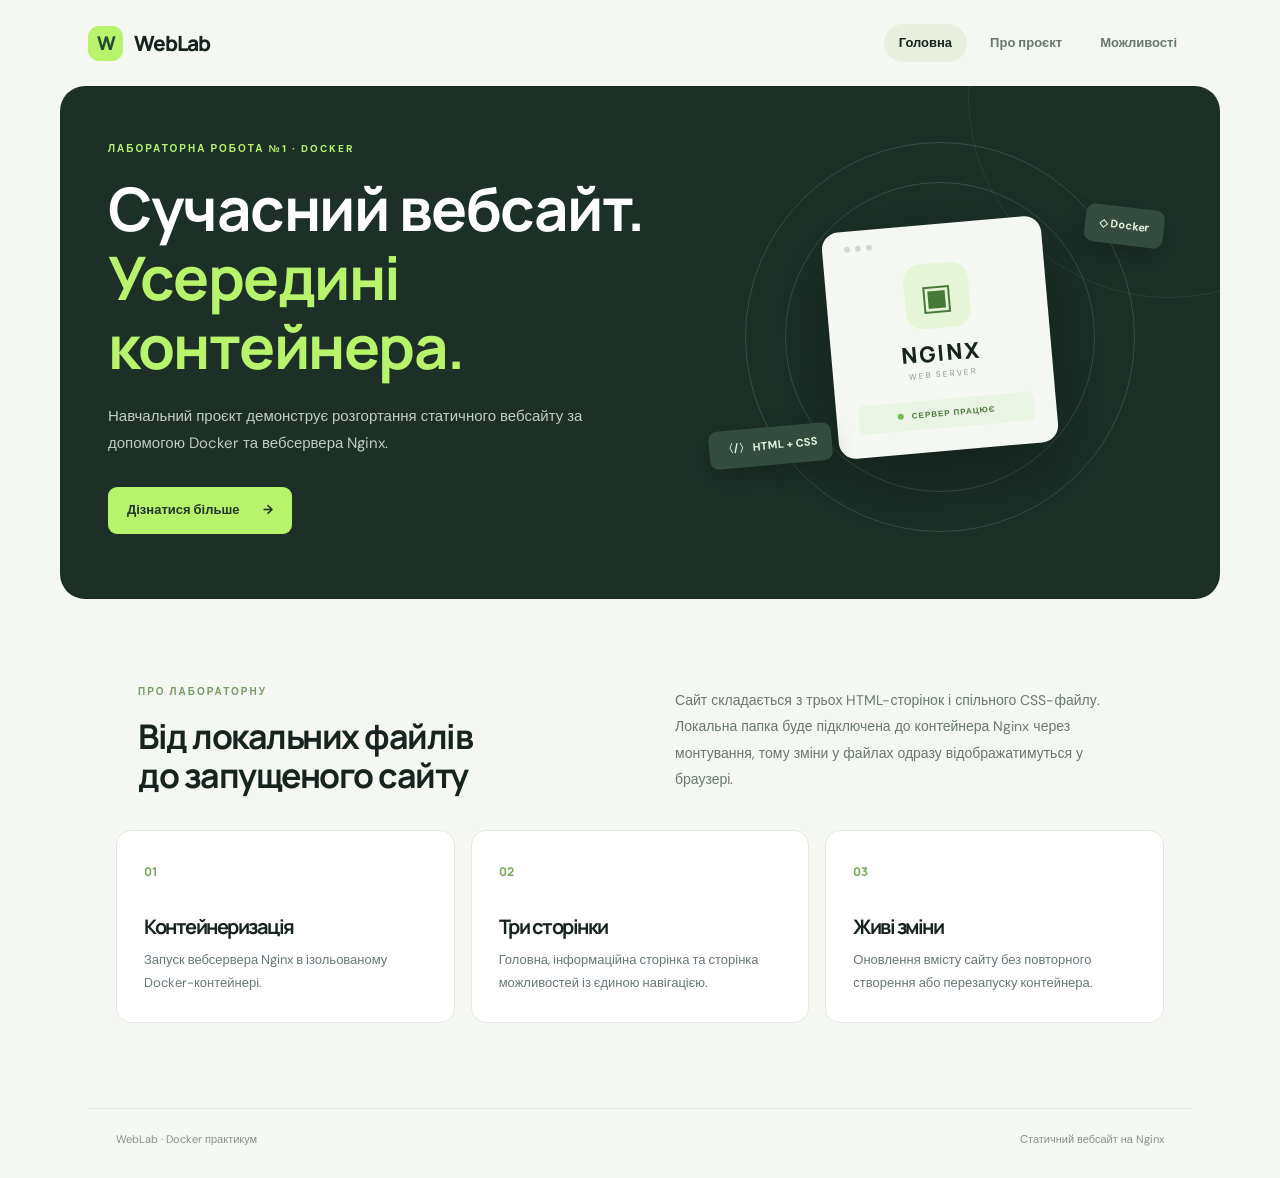
<file: index.html>
<!DOCTYPE html>
<html lang="uk">
<head>
  <meta charset="UTF-8">
  <meta name="viewport" content="width=device-width, initial-scale=1.0">
  <meta name="description" content="Навчальний сайт для лабораторної роботи з Docker та Nginx.">
  <title>WebLab — Головна</title>
  <link rel="stylesheet" href="styles.css">
</head>
<body>
  <header class="site-header">
    <a class="logo" href="index.html"><span class="logo-mark">W</span> WebLab</a>
    <nav class="navigation" aria-label="Головна навігація">
      <a class="active" href="index.html">Головна</a>
      <a href="about.html">Про проєкт</a>
      <a href="services.html">Можливості</a>
    </nav>
  </header>

  <main>
    <section class="hero">
      <div class="hero-content">
        <p class="eyebrow">ЛАБОРАТОРНА РОБОТА №1 · DOCKER</p>
        <h1>Сучасний вебсайт.<br><span>Усередині контейнера.</span></h1>
        <p class="hero-description">Навчальний проєкт демонструє розгортання статичного вебсайту за допомогою Docker та вебсервера Nginx.</p>
        <a class="button" href="about.html">Дізнатися більше <span aria-hidden="true">→</span></a>
      </div>
      <div class="hero-visual" aria-label="Ілюстрація контейнеризованого вебсайту">
        <div class="visual-orbit orbit-one"></div>
        <div class="visual-orbit orbit-two"></div>
        <div class="server-card">
          <div class="server-top"><span></span><span></span><span></span></div>
          <div class="server-icon">▣</div>
          <strong>NGINX</strong>
          <small>WEB SERVER</small>
          <div class="server-status"><i></i> СЕРВЕР ПРАЦЮЄ</div>
        </div>
        <div class="floating-tag tag-docker">◇ Docker</div>
        <div class="floating-tag tag-html">〈/〉 HTML + CSS</div>
      </div>
    </section>

    <section class="section intro-section">
      <div>
        <p class="eyebrow">ПРО ЛАБОРАТОРНУ</p>
        <h2>Від локальних файлів<br>до запущеного сайту</h2>
      </div>
      <p class="section-copy">Сайт складається з трьох HTML-сторінок і спільного CSS-файлу. Локальна папка буде підключена до контейнера Nginx через монтування, тому зміни у файлах одразу відображатимуться у браузері.</p>
    </section>

    <section class="feature-grid">
      <article class="feature-card"><span class="feature-number">01</span><h3>Контейнеризація</h3><p>Запуск вебсервера Nginx в ізольованому Docker-контейнері.</p></article>
      <article class="feature-card"><span class="feature-number">02</span><h3>Три сторінки</h3><p>Головна, інформаційна сторінка та сторінка можливостей із єдиною навігацією.</p></article>
      <article class="feature-card"><span class="feature-number">03</span><h3>Живі зміни</h3><p>Оновлення вмісту сайту без повторного створення або перезапуску контейнера.</p></article>
    </section>
  </main>

  <footer class="site-footer"><span>WebLab · Docker практикум</span><span>Статичний вебсайт на Nginx</span></footer>
</body>
</html>
</file>
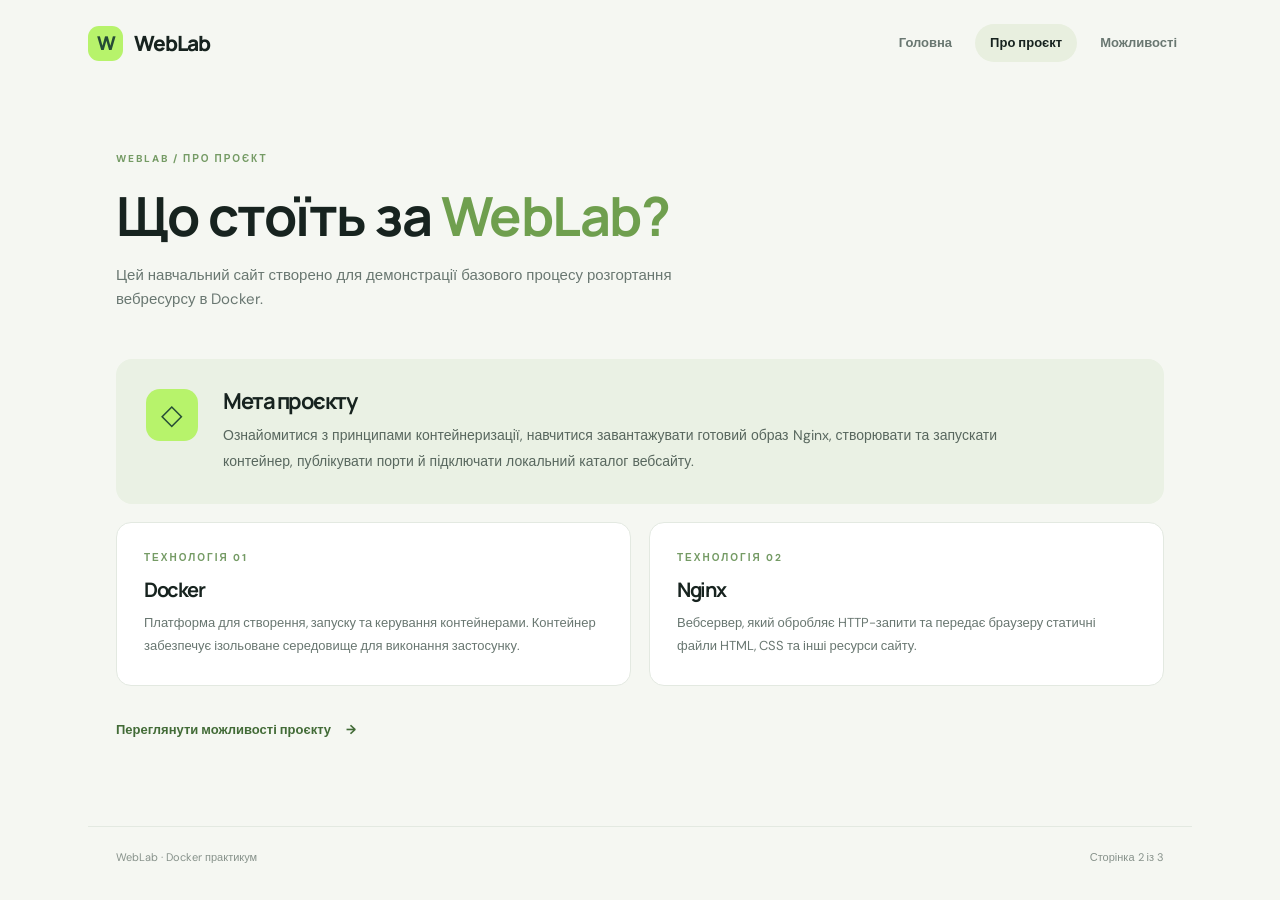
<file: about.html>
<!DOCTYPE html>
<html lang="uk">
<head>
  <meta charset="UTF-8">
  <meta name="viewport" content="width=device-width, initial-scale=1.0">
  <title>WebLab — Про проєкт</title>
  <link rel="stylesheet" href="styles.css">
</head>
<body>
  <header class="site-header">
    <a class="logo" href="index.html"><span class="logo-mark">W</span> WebLab</a>
    <nav class="navigation" aria-label="Головна навігація">
      <a href="index.html">Головна</a>
      <a class="active" href="about.html">Про проєкт</a>
      <a href="services.html">Можливості</a>
    </nav>
  </header>

  <main class="inner-page">
    <section class="page-heading">
      <p class="eyebrow">WEBLAB / ПРО ПРОЄКТ</p>
      <h1>Що стоїть за <span>WebLab?</span></h1>
      <p>Цей навчальний сайт створено для демонстрації базового процесу розгортання вебресурсу в Docker.</p>
    </section>

    <section class="content-panel">
      <div class="content-symbol">◇</div>
      <div>
        <h2>Мета проєкту</h2>
        <p>Ознайомитися з принципами контейнеризації, навчитися завантажувати готовий образ Nginx, створювати та запускати контейнер, публікувати порти й підключати локальний каталог вебсайту.</p>
      </div>
    </section>

    <section class="two-column">
      <article class="info-card"><p class="eyebrow">ТЕХНОЛОГІЯ 01</p><h3>Docker</h3><p>Платформа для створення, запуску та керування контейнерами. Контейнер забезпечує ізольоване середовище для виконання застосунку.</p></article>
      <article class="info-card"><p class="eyebrow">ТЕХНОЛОГІЯ 02</p><h3>Nginx</h3><p>Вебсервер, який обробляє HTTP-запити та передає браузеру статичні файли HTML, CSS та інші ресурси сайту.</p></article>
    </section>

    <a class="text-link" href="services.html">Переглянути можливості проєкту <span aria-hidden="true">→</span></a>
  </main>

  <footer class="site-footer"><span>WebLab · Docker практикум</span><span>Сторінка 2 із 3</span></footer>
</body>
</html>
</file>
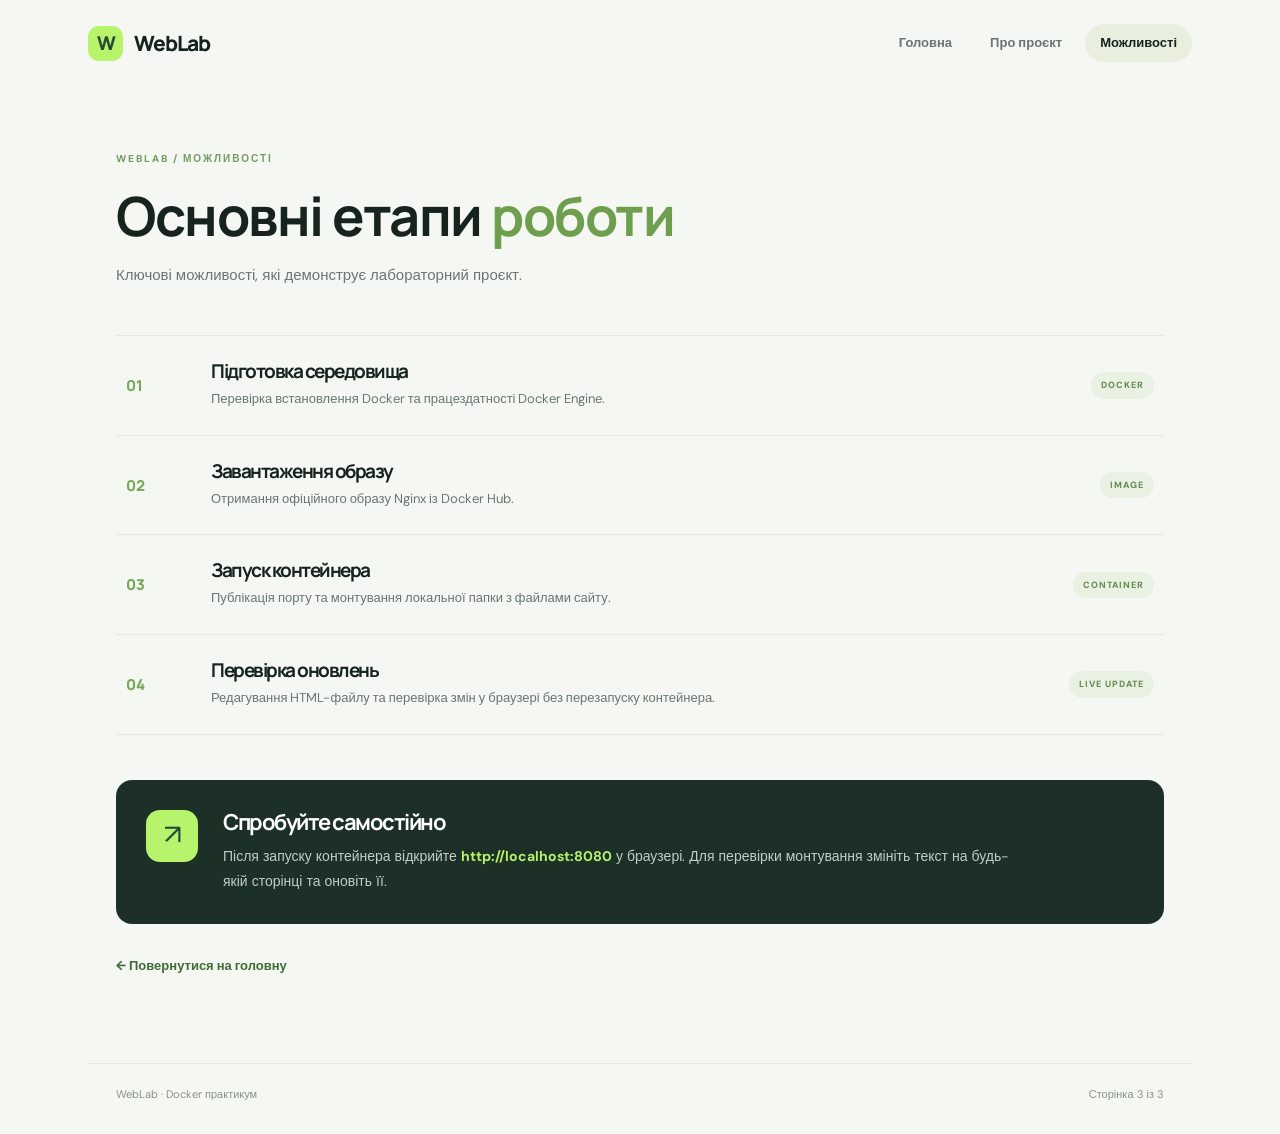
<file: services.html>
<!DOCTYPE html>
<html lang="uk">
<head>
  <meta charset="UTF-8">
  <meta name="viewport" content="width=device-width, initial-scale=1.0">
  <title>WebLab — Можливості</title>
  <link rel="stylesheet" href="styles.css">
</head>
<body>
  <header class="site-header">
    <a class="logo" href="index.html"><span class="logo-mark">W</span> WebLab</a>
    <nav class="navigation" aria-label="Головна навігація">
      <a href="index.html">Головна</a>
      <a href="about.html">Про проєкт</a>
      <a class="active" href="services.html">Можливості</a>
    </nav>
  </header>

  <main class="inner-page">
    <section class="page-heading">
      <p class="eyebrow">WEBLAB / МОЖЛИВОСТІ</p>
      <h1>Основні етапи <span>роботи</span></h1>
      <p>Ключові можливості, які демонструє лабораторний проєкт.</p>
    </section>

    <section class="steps-list">
      <article class="step-row"><span class="step-index">01</span><div><h2>Підготовка середовища</h2><p>Перевірка встановлення Docker та працездатності Docker Engine.</p></div><span class="step-state">DOCKER</span></article>
      <article class="step-row"><span class="step-index">02</span><div><h2>Завантаження образу</h2><p>Отримання офіційного образу Nginx із Docker Hub.</p></div><span class="step-state">IMAGE</span></article>
      <article class="step-row"><span class="step-index">03</span><div><h2>Запуск контейнера</h2><p>Публікація порту та монтування локальної папки з файлами сайту.</p></div><span class="step-state">CONTAINER</span></article>
      <article class="step-row"><span class="step-index">04</span><div><h2>Перевірка оновлень</h2><p>Редагування HTML-файлу та перевірка змін у браузері без перезапуску контейнера.</p></div><span class="step-state">LIVE UPDATE</span></article>
    </section>

    <section class="notice-panel"><div class="notice-icon">↗</div><div><h2>Спробуйте самостійно</h2><p>Після запуску контейнера відкрийте <strong>http://localhost:8080</strong> у браузері. Для перевірки монтування змініть текст на будь-якій сторінці та оновіть її.</p></div></section>
    <a class="text-link" href="index.html">← Повернутися на головну</a>
  </main>

  <footer class="site-footer"><span>WebLab · Docker практикум</span><span>Сторінка 3 із 3</span></footer>
</body>
</html>
</file>
<file: styles.css>
@import url('https://fonts.googleapis.com/css2?family=DM+Sans:wght@400;500;600;700;800&family=Manrope:wght@400;500;600;700;800&display=swap');

:root {
  --ink: #17231f;
  --muted: #697771;
  --green: #b7f36b;
  --green-dark: #254b36;
  --paper: #f5f7f2;
  --line: #e3e9e1;
}

* { box-sizing: border-box; }
html { scroll-behavior: smooth; }
body {
  margin: 0;
  background: var(--paper);
  color: var(--ink);
  font-family: 'DM Sans', sans-serif;
  line-height: 1.6;
}
a { color: inherit; text-decoration: none; }
.site-header {
  max-width: 1160px;
  margin: 0 auto;
  min-height: 86px;
  padding: 0 28px;
  display: flex;
  align-items: center;
  justify-content: space-between;
  gap: 24px;
}
.logo { display: inline-flex; align-items: center; gap: 11px; font: 800 21px Manrope, sans-serif; letter-spacing: -1px; }
.logo-mark {
  width: 35px; height: 35px; display: grid; place-items: center;
  border-radius: 11px; background: var(--green); color: var(--green-dark);
  font-size: 19px;
}
.navigation { display: flex; gap: 8px; align-items: center; }
.navigation a { padding: 9px 15px; border-radius: 30px; color: var(--muted); font-size: 13px; font-weight: 700; transition: .2s ease; }
.navigation a:hover, .navigation a.active { background: #e8efdf; color: var(--ink); }
.hero {
  max-width: 1160px; min-height: 490px; margin: 0 auto; padding: 55px 48px 65px;
  border-radius: 25px; background: #1c3028; color: white; overflow: hidden;
  display: grid; grid-template-columns: 1.1fr .9fr; align-items: center; gap: 35px;
  position: relative;
}
.hero::after { content: ''; position: absolute; width: 400px; height: 400px; border: 1px solid #ffffff12; border-radius: 50%; right: -150px; top: -190px; }
.eyebrow { color: #759b65; font-size: 10px; font-weight: 800; letter-spacing: 2px; margin: 0 0 17px; }
.hero .eyebrow { color: var(--green); }
h1, h2, h3, p { margin-top: 0; }
h1, h2, h3 { font-family: Manrope, sans-serif; letter-spacing: -1.5px; line-height: 1.15; }
.hero h1 { font-size: clamp(38px, 5vw, 60px); margin-bottom: 22px; }
.hero h1 span, .page-heading h1 span { color: var(--green); }
.hero-description { max-width: 480px; color: #c1cdc5; font-size: 15px; line-height: 1.8; margin-bottom: 30px; }
.button { display: inline-flex; align-items: center; gap: 23px; padding: 13px 19px; border-radius: 9px; background: var(--green); color: #20372a; font-size: 13px; font-weight: 800; transition: transform .2s ease; }
.button:hover { transform: translateY(-3px); }
.hero-visual { min-height: 330px; display: grid; place-items: center; position: relative; }
.server-card { width: 220px; padding: 15px 22px 23px; background: #f5f8f2; color: var(--ink); border-radius: 17px; text-align: center; box-shadow: 0 25px 70px #0005; position: relative; z-index: 2; transform: rotate(-5deg); }
.server-top { display: flex; gap: 5px; margin-bottom: 18px; }
.server-top span { width: 6px; height: 6px; background: #d1d9cf; border-radius: 50%; }
.server-icon { width: 65px; height: 65px; margin: 0 auto 10px; display: grid; place-items: center; border-radius: 17px; background: #e6f5d7; color: #477a39; font-size: 35px; }
.server-card strong { display: block; font: 800 22px Manrope; letter-spacing: 2px; }
.server-card small { display: block; color: #8a968e; font-size: 8px; letter-spacing: 2px; }
.server-status { margin-top: 18px; padding: 8px; border-radius: 6px; background: #eaf4e4; color: #477a39; font-size: 8px; font-weight: 800; letter-spacing: 1px; }
.server-status i { display: inline-block; width: 6px; height: 6px; margin-right: 5px; border-radius: 50%; background: #71bd4f; }
.visual-orbit { position: absolute; border: 1px solid #ffffff24; border-radius: 50%; }
.orbit-one { width: 310px; height: 310px; }
.orbit-two { width: 390px; height: 390px; }
.floating-tag { position: absolute; z-index: 3; padding: 10px 14px; border-radius: 9px; background: #344c40; color: #e6f5df; font-size: 11px; font-weight: 700; box-shadow: 0 10px 25px #0003; }
.tag-docker { top: 35px; right: 8px; transform: rotate(7deg); }
.tag-html { bottom: 38px; left: 0; transform: rotate(-5deg); }
.section { max-width: 1060px; margin: 85px auto 35px; padding: 0 28px; display: grid; grid-template-columns: 1fr 1fr; gap: 70px; align-items: end; }
.section h2 { font-size: 34px; margin-bottom: 0; }
.section-copy { color: var(--muted); font-size: 14px; line-height: 1.9; margin-bottom: 2px; }
.feature-grid { max-width: 1104px; margin: 0 auto 85px; padding: 0 28px; display: grid; grid-template-columns: repeat(3, 1fr); gap: 16px; }
.feature-card, .info-card { padding: 27px; border: 1px solid var(--line); border-radius: 15px; background: #fff; }
.feature-number { display: inline-block; margin-bottom: 35px; color: #7caa60; font: 800 12px Manrope; }
.feature-card h3, .info-card h3 { font-size: 20px; margin-bottom: 10px; }
.feature-card p, .info-card p:last-child { color: var(--muted); font-size: 13px; line-height: 1.8; margin-bottom: 0; }
.site-footer { max-width: 1104px; margin: 0 auto; padding: 22px 28px 30px; border-top: 1px solid var(--line); display: flex; justify-content: space-between; gap: 15px; color: #87928b; font-size: 11px; }
.inner-page { max-width: 1104px; min-height: 650px; margin: 0 auto; padding: 65px 28px 85px; }
.page-heading { max-width: 700px; margin-bottom: 48px; }
.page-heading h1 { font-size: clamp(38px, 5vw, 54px); margin-bottom: 17px; }
.page-heading h1 span { color: #6f9f4e; }
.page-heading > p:last-child { max-width: 580px; color: var(--muted); font-size: 15px; }
.content-panel, .notice-panel { display: flex; gap: 25px; align-items: flex-start; padding: 30px; border-radius: 16px; background: #eaf1e4; margin-bottom: 18px; }
.content-symbol, .notice-icon { flex: 0 0 52px; width: 52px; height: 52px; display: grid; place-items: center; border-radius: 14px; background: var(--green); color: var(--green-dark); font-size: 28px; }
.content-panel h2, .notice-panel h2 { font-size: 22px; margin-bottom: 9px; }
.content-panel p, .notice-panel p { max-width: 800px; color: #58675e; font-size: 14px; line-height: 1.8; margin-bottom: 0; }
.two-column { display: grid; grid-template-columns: 1fr 1fr; gap: 18px; margin: 18px 0 30px; }
.info-card .eyebrow { margin-bottom: 12px; }
.text-link { display: inline-flex; align-items: center; gap: 15px; color: #426b37; font-size: 13px; font-weight: 800; }
.steps-list { border-top: 1px solid var(--line); margin-bottom: 35px; }
.step-row { display: grid; grid-template-columns: 65px 1fr auto; gap: 20px; align-items: center; padding: 25px 10px; border-bottom: 1px solid var(--line); }
.step-index { color: #78a85a; font: 800 15px Manrope; }
.step-row h2 { font-size: 19px; margin-bottom: 6px; }
.step-row p { color: var(--muted); font-size: 13px; margin-bottom: 0; }
.step-state { padding: 6px 10px; border-radius: 20px; background: #e9f1e3; color: #668b50; font-size: 9px; font-weight: 800; letter-spacing: 1px; }
.notice-panel { margin: 45px 0 28px; background: #1c3028; color: white; }
.notice-panel p { color: #c1cdc5; }
.notice-panel strong { color: var(--green); }

@media (max-width: 760px) {
  .site-header { min-height: 75px; padding: 15px 20px; flex-wrap: wrap; }
  .navigation { width: 100%; justify-content: space-between; gap: 2px; }
  .navigation a { padding: 8px 10px; font-size: 12px; }
  .hero { margin: 0 12px; padding: 42px 25px; grid-template-columns: 1fr; }
  .hero-visual { min-height: 300px; }
  .section { margin-top: 60px; grid-template-columns: 1fr; gap: 20px; }
  .feature-grid { grid-template-columns: 1fr; }
  .feature-number { margin-bottom: 18px; }
  .two-column { grid-template-columns: 1fr; }
  .inner-page { padding-top: 45px; }
  .step-row { grid-template-columns: 38px 1fr; gap: 12px; }
  .step-state { grid-column: 2; justify-self: start; }
  .site-footer { flex-direction: column; }
}
@media (max-width: 420px) {
  .hero h1 { font-size: 37px; }
  .hero-visual { transform: scale(.88); margin: -10px -20px; }
  .content-panel, .notice-panel { padding: 22px; gap: 15px; }
}
</file>
